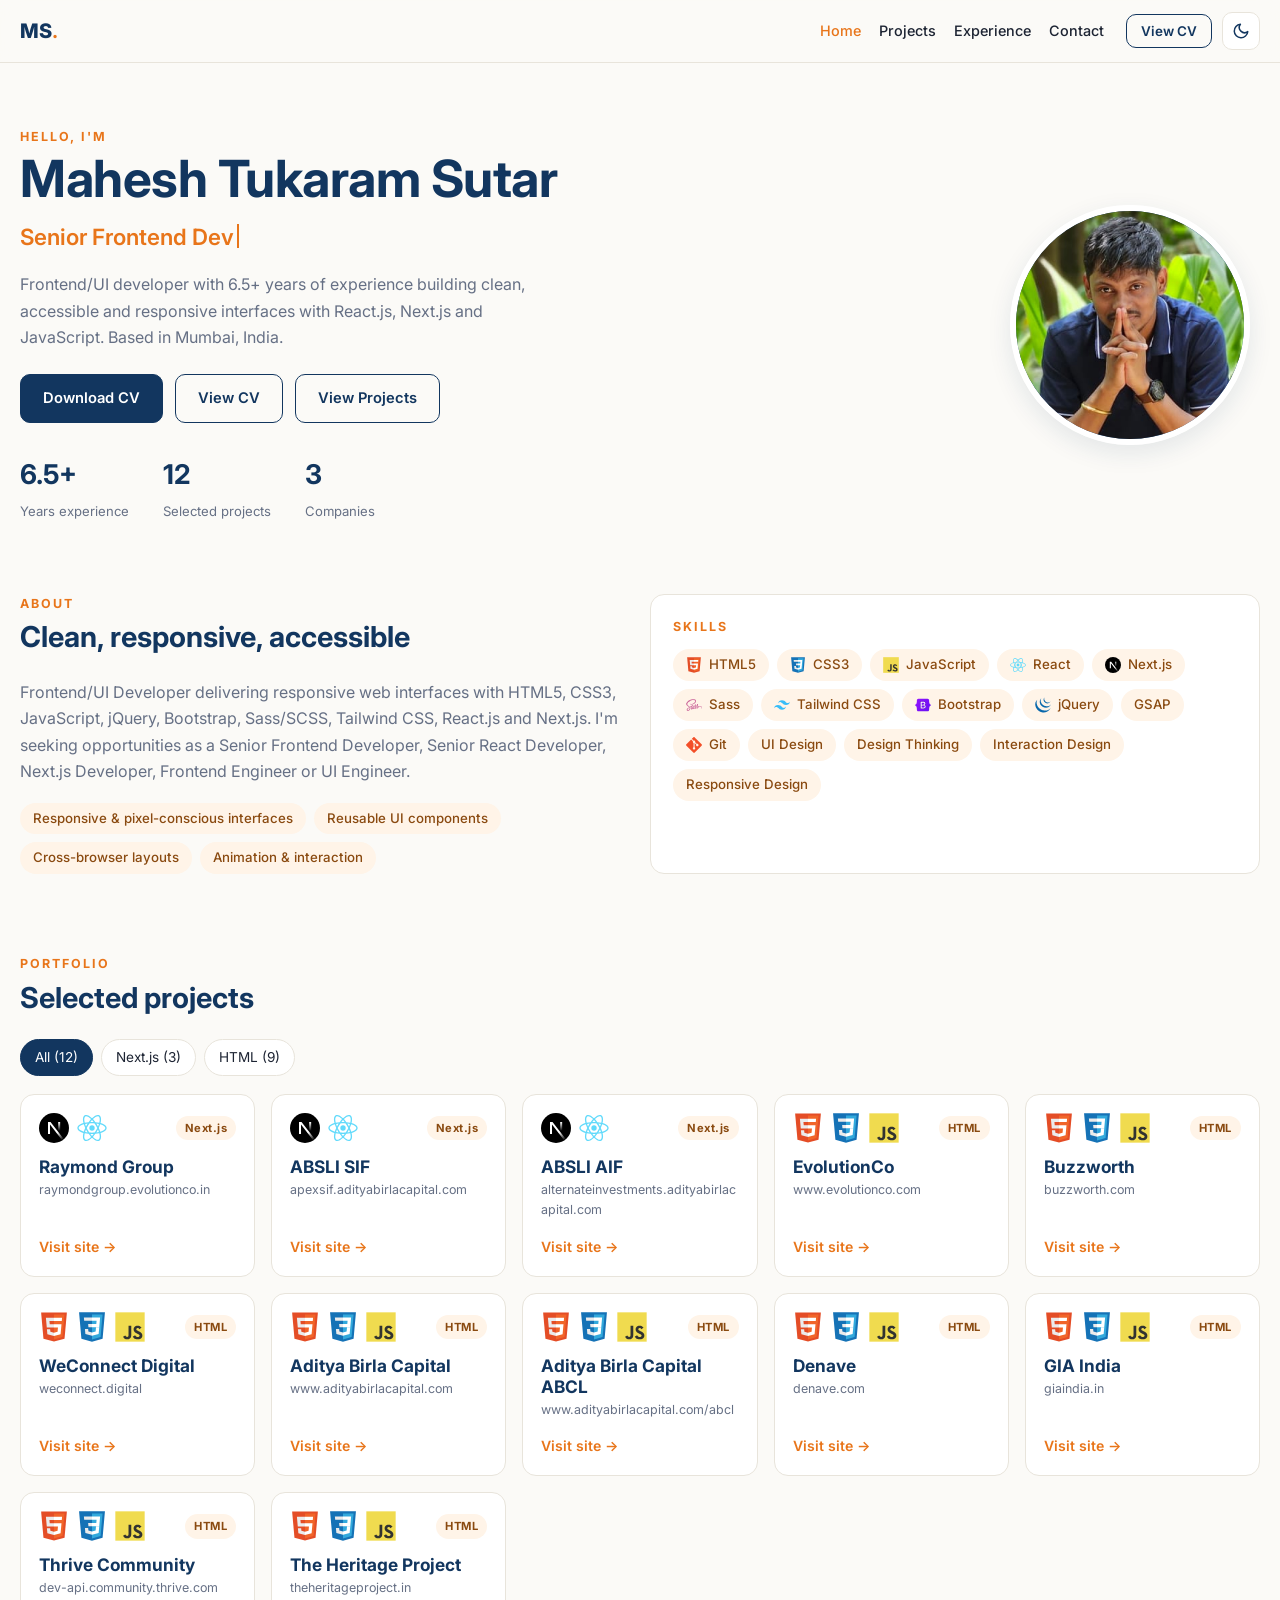
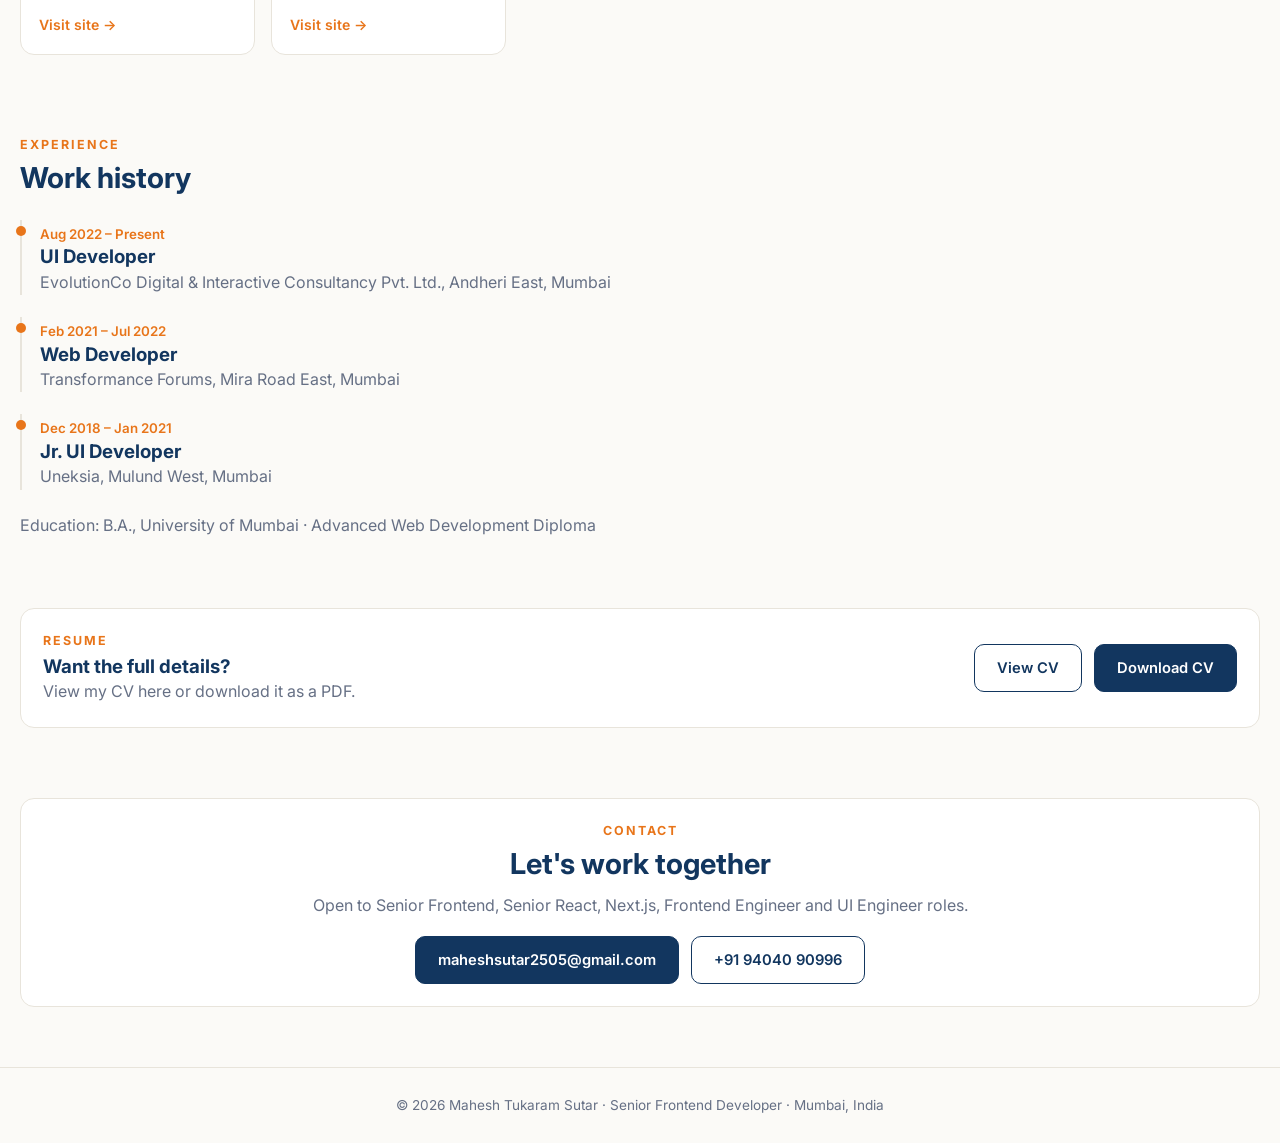
<file: index.html>
<!DOCTYPE html>
<html lang="en">
  <head>
    <meta charset="UTF-8">
    <meta name="viewport" content="width=device-width, initial-scale=1">
    <title>Mahesh Tukaram Sutar | Senior Frontend Developer</title>
    <meta name="description"
      content="Portfolio of Mahesh Tukaram Sutar, Senior Frontend Developer (React.js, Next.js, JavaScript), Mumbai, India.">
    <script src="theme-init.js"></script>
    <link
      href="https://fonts.googleapis.com/css2?family=Inter:wght@400;500;600;800&family=Mukta:wght@400;600&display=swap"
      rel="stylesheet">
    <link rel="stylesheet" href="style.css">
  </head>
  <body data-page="home">
    <!-- <div id="site-nav"></div> -->
    <nav class="site-nav">
      <div class="wrap bar">
        <a class="logo" href="index.html">MS<b>.</b></a>
        <div class="nav-right">
          <div class="menu" id="menu">
            <ul class="main">
              <li><a href="index.html" class="active"
                  aria-current="page">Home</a></li>
              <li><a href="index.html#projects">Projects</a></li>
              <li><a href="index.html#experience">Experience</a></li>
              <li><a href="index.html#contact">Contact</a></li>
            </ul>
            <!-- <ul class="more">
              <li><a href="blog.html">Daily Thoughts</a></li>
              <li><a href="poems.html">Poems</a></li>
              <li><a href="practice.html">React Lab</a></li>
            </ul> -->
            <div class="actions">
              <button class="btn sm" type="button" commandfor="cvDialog"
                command="show-modal">View CV</button>
            </div>
          </div>

          <button class="icon-btn" id="themeBtn" type="button"
            aria-label="Toggle theme" title="Toggle theme">
            <svg viewBox="0 0 24 24" width="18" height="18" fill="none"
              stroke="currentColor" stroke-width="2" stroke-linecap="round"
              stroke-linejoin="round"><path
                d="M21 12.8A9 9 0 1 1 11.2 3a7 7 0 0 0 9.8 9.8z" /></svg>
          </button>

          <button class="icon-btn burger" id="burger" type="button"
            aria-label="Open menu" aria-expanded="false">
            <svg viewBox="0 0 24 24" width="20" height="20" fill="none"
              stroke="currentColor" stroke-width="2"
              stroke-linecap="round"><path d="M4 6h16M4 12h16M4 18h16" /></svg>
          </button>
        </div>
      </div>
    </nav>

    <header class="hero" id="home">
      <div class="wrap">
        <div class="fade">
          <div class="eyebrow">Hello, I'm</div>
          <h1>Mahesh Tukaram Sutar</h1>
          <div class="role"><span id="role"></span><span
              class="caret"></span></div>
          <p class="lead">Frontend/UI developer with 6.5+ years of experience
            building clean, accessible and responsive interfaces with React.js,
            Next.js and JavaScript. Based in Mumbai, India.</p>
          <div class="btns">
            <a class="btn primary" href="cv/Mahesh_Sutar_Resume.pdf"
              download="Mahesh_Sutar_Resume.pdf">Download CV</a>
            <button class="btn" type="button" data-cv-open>View CV</button>
            <a class="btn" href="#projects">View Projects</a>
          </div>
          <div class="stats">
            <div class="stat"><b>6.5+</b><span>Years experience</span></div>
            <div class="stat"><b id="projCount">12</b><span>Selected
                projects</span></div>
            <div class="stat"><b>3</b><span>Companies</span></div>
          </div>
        </div>
        <!-- Save your photo in this folder as photo.jpg. Until then, initials are shown. -->
        <div class="avatar fade"><span>MS</span><img src="photo.jpg"
            alt="Mahesh Tukaram Sutar" onerror="this.remove()"></div>
      </div>
    </header>

    <section id="about" style="padding-top:40px">
      <div class="wrap grid2">
        <div>
          <div class="eyebrow">About</div>
          <h2>Clean, responsive, accessible</h2>
          <p class="muted">Frontend/UI Developer delivering responsive web
            interfaces with HTML5, CSS3, JavaScript, jQuery, Bootstrap,
            Sass/SCSS, Tailwind CSS, React.js and Next.js. I'm seeking
            opportunities as a Senior Frontend Developer, Senior React
            Developer, Next.js Developer, Frontend Engineer or UI Engineer.</p>
          <div class="chips" style="margin-top:18px">
            <span class="chip">Responsive &amp; pixel-conscious
              interfaces</span>
            <span class="chip">Reusable UI components</span>
            <span class="chip">Cross-browser layouts</span>
            <span class="chip">Animation &amp; interaction</span>
          </div>
        </div>
        <div class="card">
          <div class="eyebrow">Skills</div>
          <div class="chips" id="skills" style="margin-top:12px"></div>
        </div>
      </div>
    </section>

    <section id="projects" style="padding-top:20px">
      <div class="wrap">
        <div class="eyebrow">Portfolio</div><h2>Selected projects</h2>
        <div class="filters" id="filters" role="group"
          aria-label="Filter projects"></div>
        <div class="projects" id="projects-grid"></div>
      </div>
    </section>

    <section id="experience" style="padding-top:20px">
      <div class="wrap">
        <div class="eyebrow">Experience</div><h2>Work history</h2>
        <div class="job"><small>Aug 2022 &ndash; Present</small><h3>UI
            Developer</h3><p class="muted">EvolutionCo Digital &amp; Interactive
            Consultancy Pvt. Ltd., Andheri East, Mumbai</p></div>
        <div class="job"><small>Feb 2021 &ndash; Jul 2022</small><h3>Web
            Developer</h3><p class="muted">Transformance Forums, Mira Road East,
            Mumbai</p></div>
        <div class="job"><small>Dec 2018 &ndash; Jan 2021</small><h3>Jr. UI
            Developer</h3><p class="muted">Uneksia, Mulund West,
            Mumbai</p></div>
        <p class="muted" style="margin-top:6px">Education: B.A., University of
          Mumbai &middot; Advanced Web Development Diploma</p>
      </div>
    </section>

    <section style="padding-top:10px">
      <div class="wrap">
        <div class="card cv-card">
          <div><div class="eyebrow">Resume</div><h3 style="margin-top:4px">Want
              the full details?</h3><p class="muted">View my CV here or download
              it as a PDF.</p></div>
          <div class="btns"><button class="btn" type="button" data-cv-open>View
              CV</button><a class="btn primary"
              href="cv/Mahesh_Sutar_Resume.pdf"
              download="Mahesh_Sutar_Resume.pdf">Download CV</a></div>
        </div>
      </div>
    </section>

    <section id="more" style="padding-top:30px;display:none">
      <div class="wrap">
        <div class="eyebrow">Beyond the code</div><h2>Thoughts, poems &amp;
          practice</h2>
        <div class="grid3">
          <a href="blog.html" class="card today link-card" id="din"></a>
          <a href="poems.html" class="card link-card" id="poem"></a>
          <a href="practice.html" class="card link-card">
            <span class="tag">React Lab</span>
            <h3>Practice components</h3>
            <p class="muted">Live React examples with source code, plus a
              playground to try your own.</p>
            <p style="margin-top:10px;color:var(--accent);font-weight:600">Open
              the lab &rarr;</p>
          </a>
        </div>
        <p style="margin-top:16px"><a href="blog.html" class="muted">Thought of
            the day: <b id="thoughtText" style="color:var(--head)"></b>
            &rarr;</a></p>
      </div>
    </section>

    <section id="contact" style="padding-top:10px">
      <div class="wrap">
        <div class="card" style="text-align:center">
          <div class="eyebrow">Contact</div><h2 style="margin-bottom:10px">Let's
            work together</h2>
          <p class="muted" style="margin-bottom:18px">Open to Senior Frontend,
            Senior React, Next.js, Frontend Engineer and UI Engineer roles.</p>
          <div class="btns" style="justify-content:center;margin-top:0">
            <a class="btn primary"
              href="mailto:maheshsutar2505@gmail.com">maheshsutar2505@gmail.com</a>
            <a class="btn" href="tel:+919404090996">+91 94040 90996</a>
          </div>
        </div>
      </div>
    </section>

    <footer>&copy; 2026 Mahesh Tukaram Sutar &middot; Senior Frontend Developer
      &middot; Mumbai, India</footer>

    <script src="data.js"></script>
    <script src="poems.js"></script>
    <script src="site.js"></script>
    <script>
  /* ---- role typing animation ---- */
  var roles = ["Senior Frontend Developer","Senior React Developer","Next.js Developer","Frontend Engineer","UI Engineer"];
  var roleEl = document.getElementById("role"), r = 0, c = 0, del = false;
  var reduce = window.matchMedia && matchMedia("(prefers-reduced-motion: reduce)").matches;
  (function tick(){
    var w = roles[r];
    if (reduce) { roleEl.textContent = w; r = (r + 1) % roles.length; return setTimeout(tick, 2200); }
    roleEl.textContent = w.slice(0, c);
    var d = del ? 35 : 80;
    if (!del && c === w.length) { del = true; d = 1500; }
    else if (del && c === 0) { del = false; r = (r + 1) % roles.length; d = 300; }
    c += del ? -1 : 1; setTimeout(tick, d);
  })();

  /* ---- technology icons (files live in /icons) ---- */
  var ICON = {
    "HTML5": "html5-original", "CSS3": "css3-original", "JavaScript": "javascript-original",
    "React": "react-original", "Next.js": "nextjs-original", "Sass": "sass-original",
    "Tailwind CSS": "tailwindcss-original", "Bootstrap": "bootstrap-original",
    "jQuery": "jquery-original", "Git": "git-original"
  };
  function icon(name, size) {
    var f = ICON[name]; if (!f) return "";
    var inv = name === "Next.js" ? " inv" : "";
    return '<img class="ti' + inv + '" src="icons/' + f + '.svg" alt="' + name + '" title="' + name + '" width="' + size + '" height="' + size + '">';
  }

  /* ---- skills ---- */
  var skills = ["HTML5","CSS3","JavaScript","React","Next.js","Sass","Tailwind CSS","Bootstrap","jQuery","GSAP","Git","UI Design","Design Thinking","Interaction Design","Responsive Design"];
  document.getElementById("skills").innerHTML = skills.map(function (s) {
    var ic = ICON[s] ? '<img src="icons/' + ICON[s] + '.svg" alt="" width="16" height="16"' + (s === "Next.js" ? ' class="inv"' : "") + ">" : "";
    return '<span class="chip">' + ic + s + "</span>";
  }).join("");

  /* ---- projects: edit this list to change what is shown. type: "next" or "html" ---- */
  var STACK = {
    next: { label: "Next.js", tech: ["Next.js", "React"] },
    html: { label: "HTML",    tech: ["HTML5", "CSS3", "JavaScript"] }
  };
  var projects = [
    { n: "Raymond Group",             u: "https://raymondgroup.evolutionco.in/",                  type: "next" },
    { n: "ABSLI SIF",                 u: "https://apexsif.adityabirlacapital.com/",               type: "next" },
    { n: "ABSLI AIF",                 u: "https://alternateinvestments.adityabirlacapital.com/",  type: "next" },
    { n: "EvolutionCo",               u: "https://www.evolutionco.com",                           type: "html" },
    { n: "Buzzworth",                 u: "https://buzzworth.com",                                 type: "html" },
    { n: "WeConnect Digital",         u: "https://weconnect.digital",                             type: "html" },
    { n: "Aditya Birla Capital",      u: "https://www.adityabirlacapital.com/",                   type: "html" },
    { n: "Aditya Birla Capital ABCL", u: "https://www.adityabirlacapital.com/abcl",               type: "html" },
    { n: "Denave",                    u: "http://denave.com",                                     type: "html" },
    { n: "GIA India",                 u: "http://giaindia.in",                                    type: "html" },
    { n: "Thrive Community",          u: "https://dev-api.community.thrive.com",                  type: "html" },
    { n: "The Heritage Project",      u: "https://theheritageproject.in",                         type: "html" }
  ];
  document.getElementById("projCount").textContent = projects.length;

  var grid = document.getElementById("projects-grid");
  grid.innerHTML = projects.map(function (p) {
    var s = STACK[p.type];
    return '<a class="proj" data-type="' + p.type + '" href="' + p.u + '" target="_blank" rel="noopener">' +
      '<div class="proj-top"><div class="tech">' + s.tech.map(function (t) { return icon(t, 30); }).join("") + '</div><span class="badge">' + s.label + "</span></div>" +
      "<h3>" + p.n + '</h3><div class="url">' + p.u.replace(/^https?:\/\//, "").replace(/\/$/, "") + '</div><div class="go">Visit site &rarr;</div></a>';
  }).join("");

  var count = function (t) { return t === "all" ? projects.length : projects.filter(function (p) { return p.type === t; }).length; };
  var fWrap = document.getElementById("filters");
  fWrap.innerHTML = [["all","All"],["next","Next.js"],["html","HTML"]].map(function (f, i) {
    return '<button type="button" data-f="' + f[0] + '" class="' + (i === 0 ? "on" : "") + '">' + f[1] + " (" + count(f[0]) + ")</button>";
  }).join("");
  fWrap.addEventListener("click", function (e) {
    var b = e.target.closest("button"); if (!b) return;
    fWrap.querySelectorAll("button").forEach(function (x) { x.classList.toggle("on", x === b); });
    grid.querySelectorAll(".proj").forEach(function (card) {
      card.classList.toggle("hidden", b.dataset.f !== "all" && card.dataset.type !== b.dataset.f);
    });
  });

  /* ---- secondary cards ---- */
  document.getElementById("din").innerHTML = dinVisheshHTML() + '<p style="margin-top:10px;color:var(--accent);font-weight:600">Daily thoughts &amp; dinvishesh &rarr;</p>';
  var pd = poemOfTheDay();
  document.getElementById("poem").innerHTML = poemCard(pd, { tag: "Poem of the day" }).replace('<div class="verse', '<div style="max-height:9.5em;overflow:hidden" class="verse') + '<p style="margin-top:10px;color:var(--accent);font-weight:600">More poems &rarr;</p>';
  document.getElementById("thoughtText").textContent = thoughtOfTheDay();
</script>
  </body>
</html>
</file>
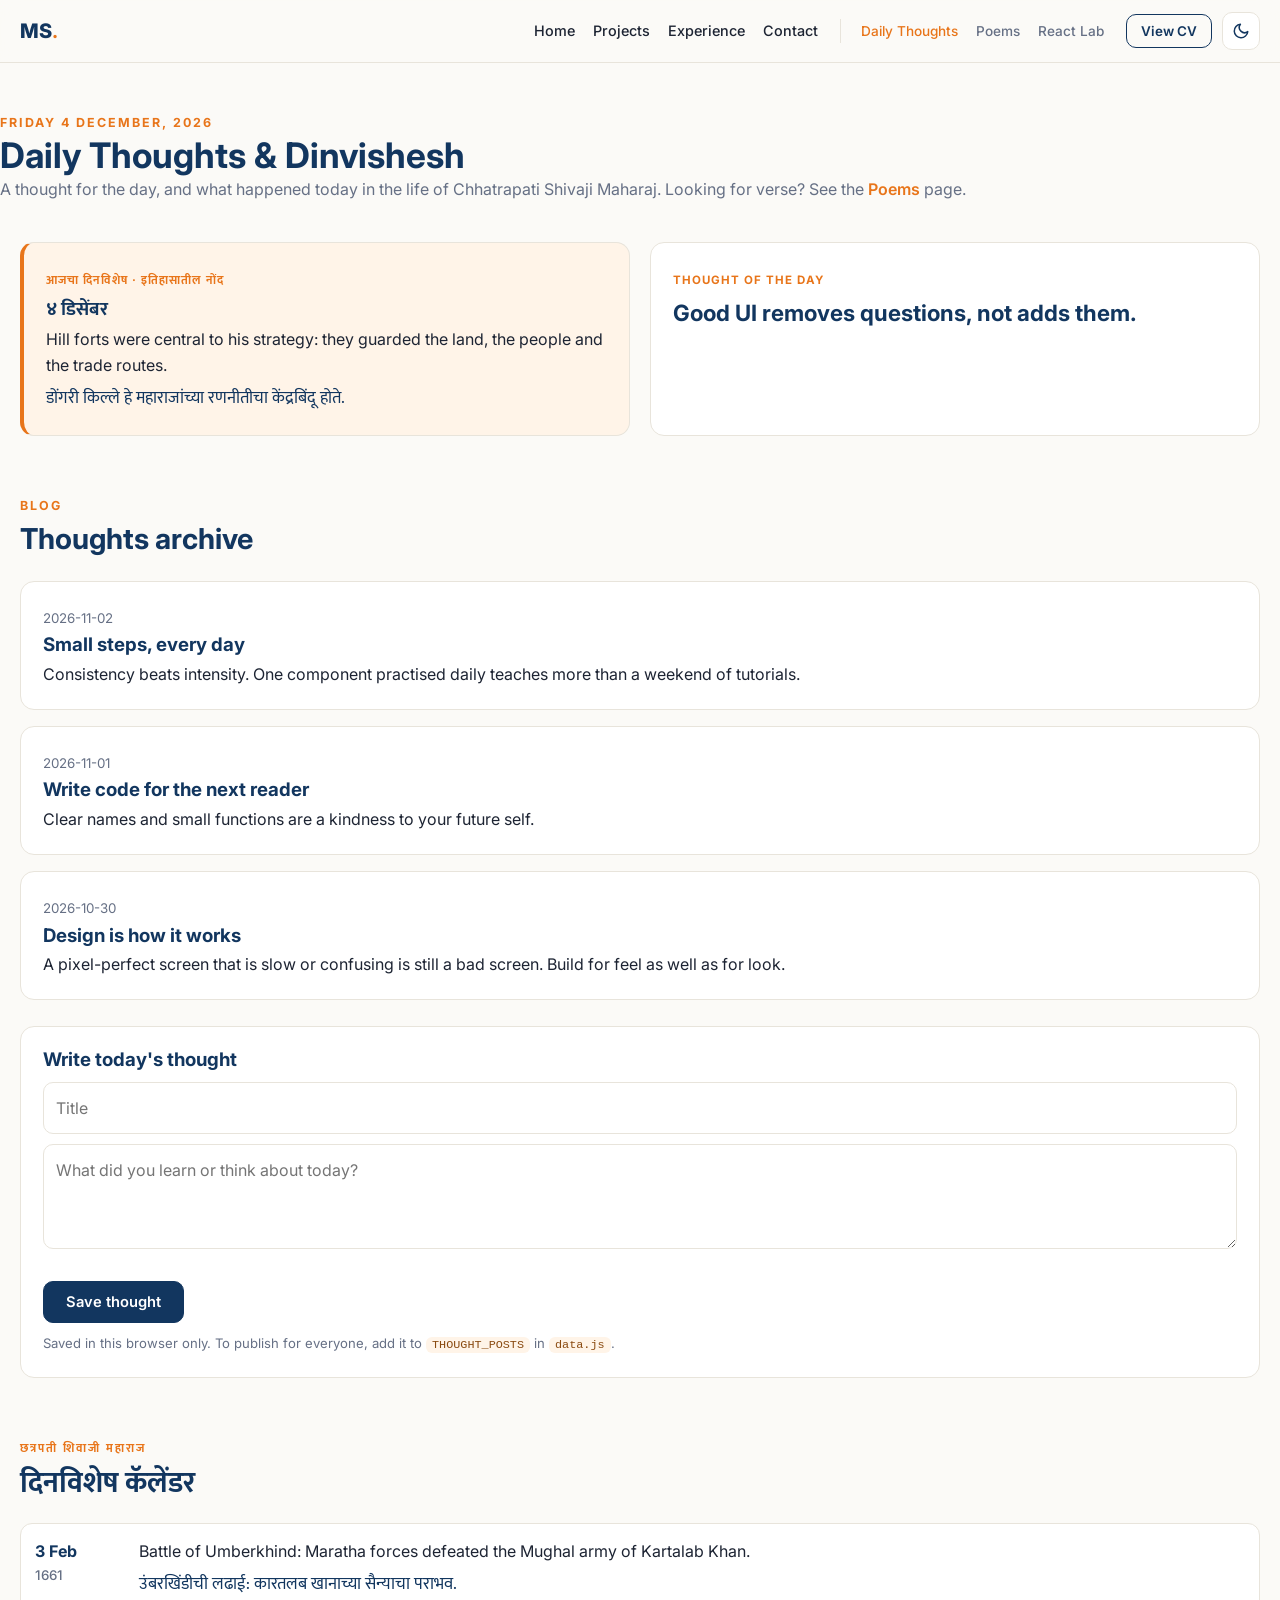
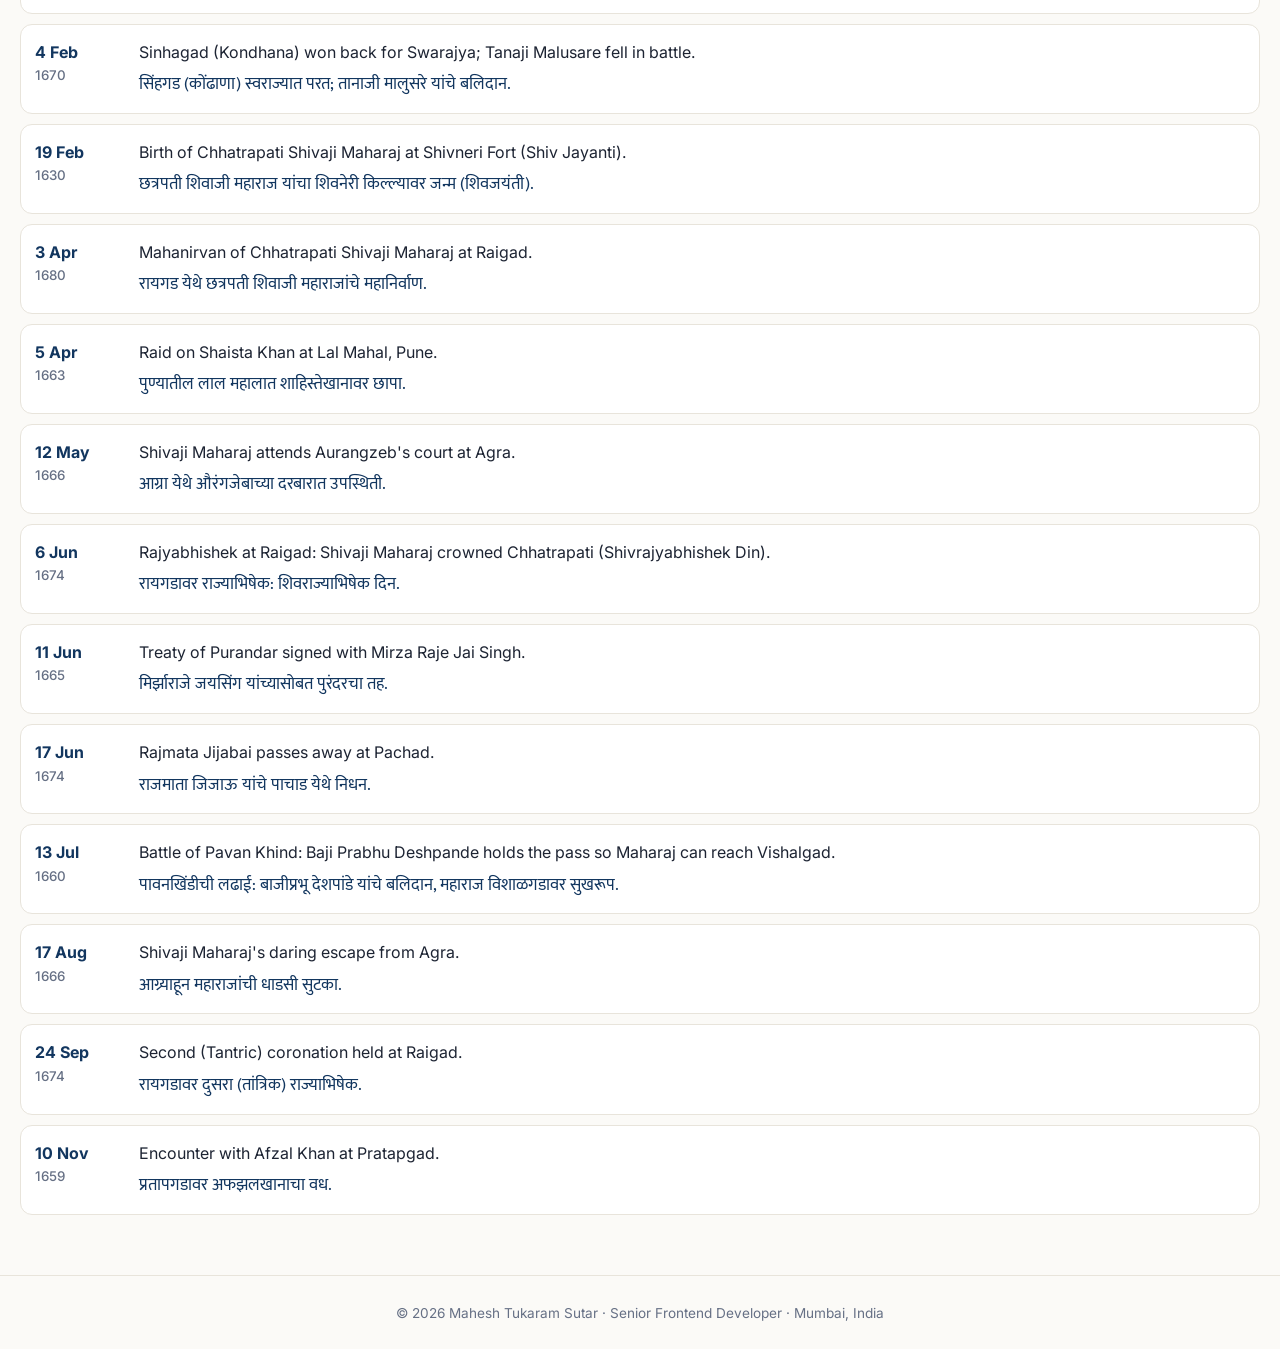
<file: blog.html>
<!DOCTYPE html>
<html lang="en">
<head>
<meta charset="UTF-8">
<meta name="viewport" content="width=device-width, initial-scale=1">
<title>Daily Thoughts &amp; Dinvishesh | Mahesh Sutar</title>
<script src="theme-init.js"></script>
<link href="https://fonts.googleapis.com/css2?family=Inter:wght@400;500;600;800&family=Mukta:wght@400;600&display=swap" rel="stylesheet">
<link rel="stylesheet" href="style.css">
</head>
<body data-page="blog">
<div id="site-nav"></div>

<div class="wrap page-head fade">
  <div class="eyebrow" id="todayDate"></div>
  <h1>Daily Thoughts &amp; Dinvishesh</h1>
  <p class="muted">A thought for the day, and what happened today in the life of Chhatrapati Shivaji Maharaj. Looking for verse? See the <a href="poems.html" style="color:var(--accent);font-weight:600">Poems</a> page.</p>
</div>

<section style="padding-top:30px">
  <div class="wrap grid2">
    <div class="card today" id="din"></div>
    <div class="card" id="thought"></div>
  </div>
</section>

<section style="padding-top:0">
  <div class="wrap">
    <div class="eyebrow">Blog</div><h2>Thoughts archive</h2>
    <div id="posts"></div>

    <div class="card" style="margin-top:26px">
      <h3 style="margin-bottom:10px">Write today's thought</h3>
      <input type="text" id="tTitle" placeholder="Title" style="margin-bottom:10px">
      <textarea id="tText" rows="3" placeholder="What did you learn or think about today?"></textarea>
      <div class="btns"><button class="btn primary" id="save" type="button">Save thought</button></div>
      <p class="muted" style="font-size:.82rem;margin-top:10px">Saved in this browser only. To publish for everyone, add it to <code>THOUGHT_POSTS</code> in <code>data.js</code>.</p>
    </div>
  </div>
</section>

<section style="padding-top:0">
  <div class="wrap">
    <div class="eyebrow">छत्रपती शिवाजी महाराज</div><h2>दिनविशेष कॅलेंडर</h2>
    <div class="events" id="events"></div>
  </div>
</section>

<div id="site-footer"></div>

<script src="data.js"></script>
<script src="site.js"></script>
<script>
  var t = todayInfo();
  document.getElementById("todayDate").textContent = t.d.toLocaleDateString("en-IN", { weekday:"long", day:"numeric", month:"long", year:"numeric" });
  document.getElementById("din").innerHTML = dinVisheshHTML();
  document.getElementById("thought").innerHTML = '<span class="tag">Thought of the day</span><h3 style="margin-top:8px;font-size:1.4rem">' + esc(thoughtOfTheDay()) + "</h3>";

  var KEY = "ms_thoughts";
  function load() { try { return JSON.parse(localStorage.getItem(KEY)) || []; } catch (e) { return []; } }
  function renderPosts() {
    var mine = load().map(function (p) { return Object.assign({}, p, { mine: true }); });
    var all = THOUGHT_POSTS.filter(function (p) { return p.date <= t.iso; }).concat(mine).sort(function (a, b) { return b.date.localeCompare(a.date); });
    document.getElementById("posts").innerHTML = all.map(function (p) {
      return '<article class="card post"><small>' + esc(p.date) + (p.mine ? " &middot; saved in this browser" : "") + "</small><h3>" + esc(p.title) + "</h3><p>" + esc(p.text) + "</p></article>";
    }).join("") || "<p class='muted'>No posts yet.</p>";
  }
  renderPosts();
  document.getElementById("save").onclick = function () {
    var title = document.getElementById("tTitle").value.trim(), text = document.getElementById("tText").value.trim();
    if (!title || !text) return alert("Please add a title and a thought.");
    var list = load(); list.push({ date: t.iso, title: title, text: text });
    try { localStorage.setItem(KEY, JSON.stringify(list)); } catch (e) {}
    document.getElementById("tTitle").value = ""; document.getElementById("tText").value = ""; renderPosts();
  };

  var months = ["Jan","Feb","Mar","Apr","May","Jun","Jul","Aug","Sep","Oct","Nov","Dec"];
  document.getElementById("events").innerHTML = Object.keys(SHIVAJI_EVENTS).sort().map(function (k) {
    var e = SHIVAJI_EVENTS[k], m = +k.split("-")[0], d = +k.split("-")[1];
    return '<div class="ev ' + (k === t.key ? "now" : "") + '"><div class="d">' + d + " " + months[m - 1] + "<small>" + e.year + "</small></div><div><p>" + esc(e.en) + '</p><p class="mr">' + esc(e.mr) + "</p></div></div>";
  }).join("");
</script>
</body>
</html>
</file>
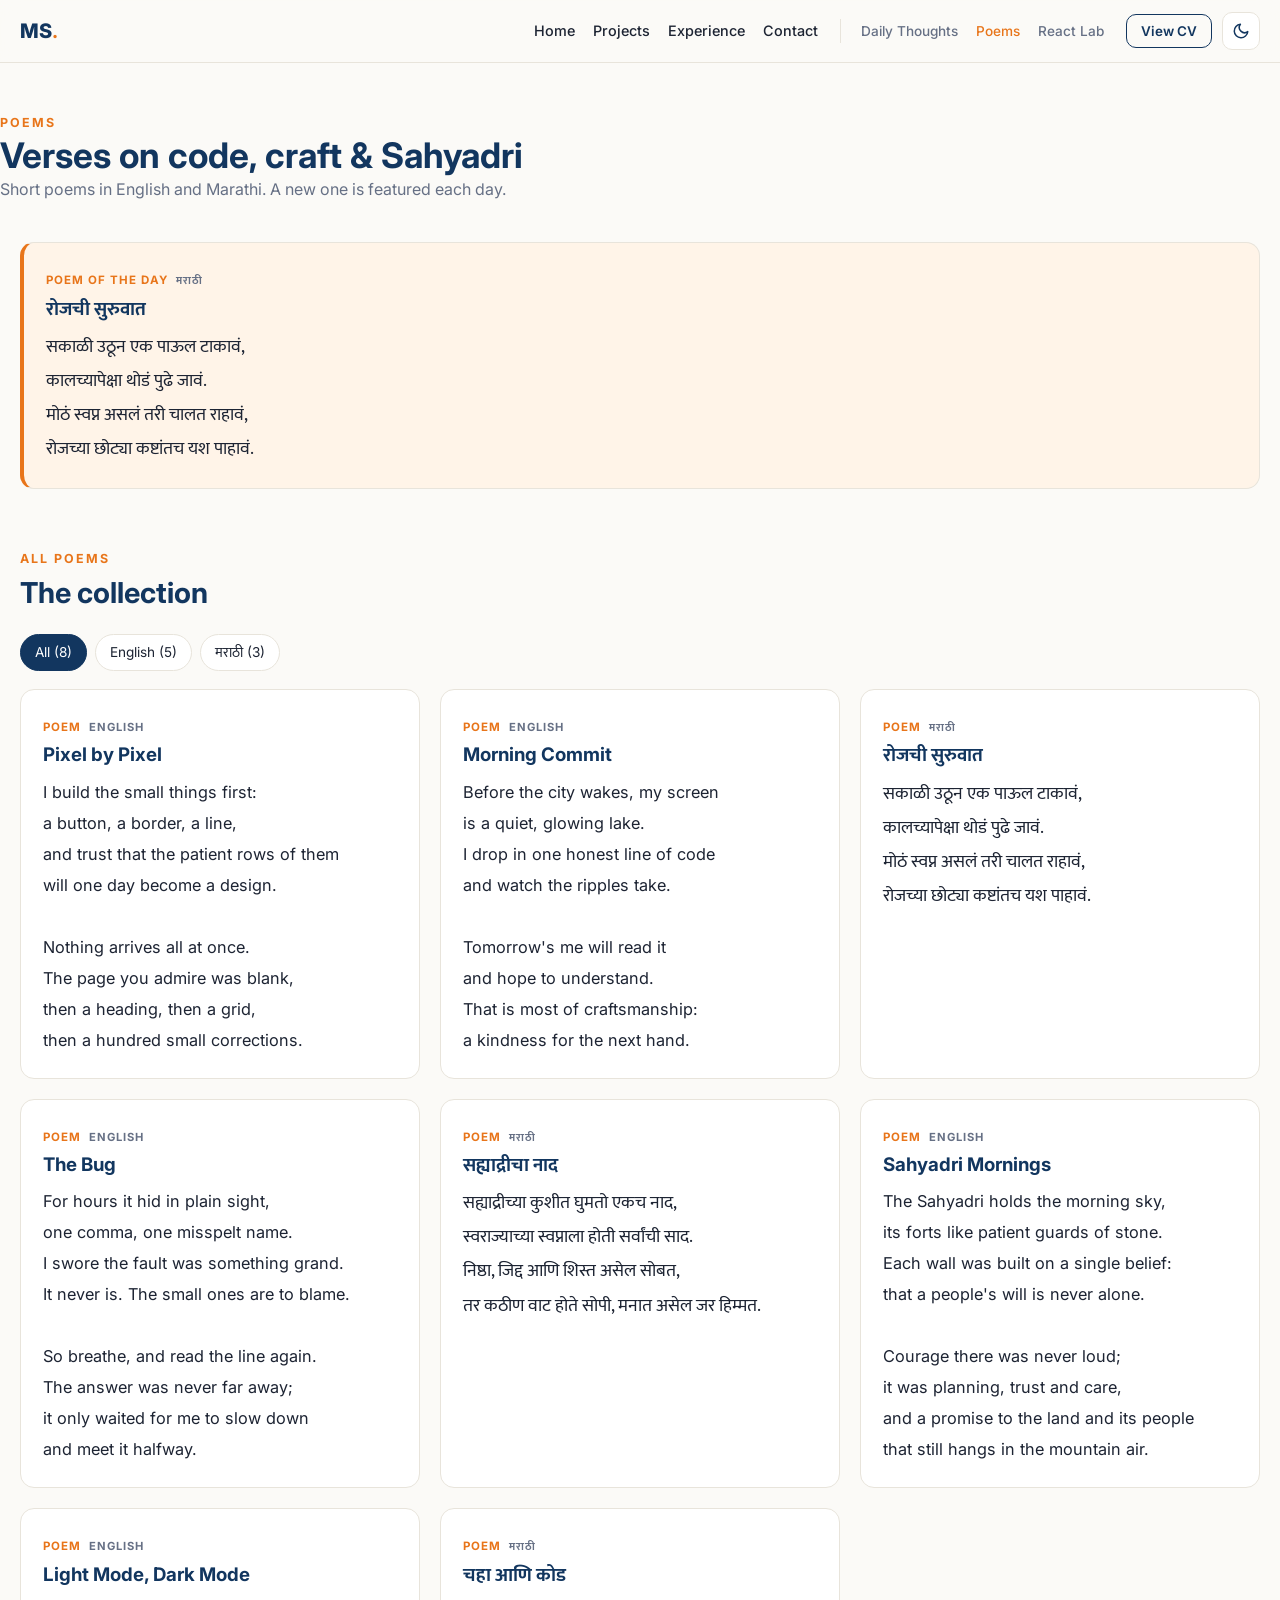
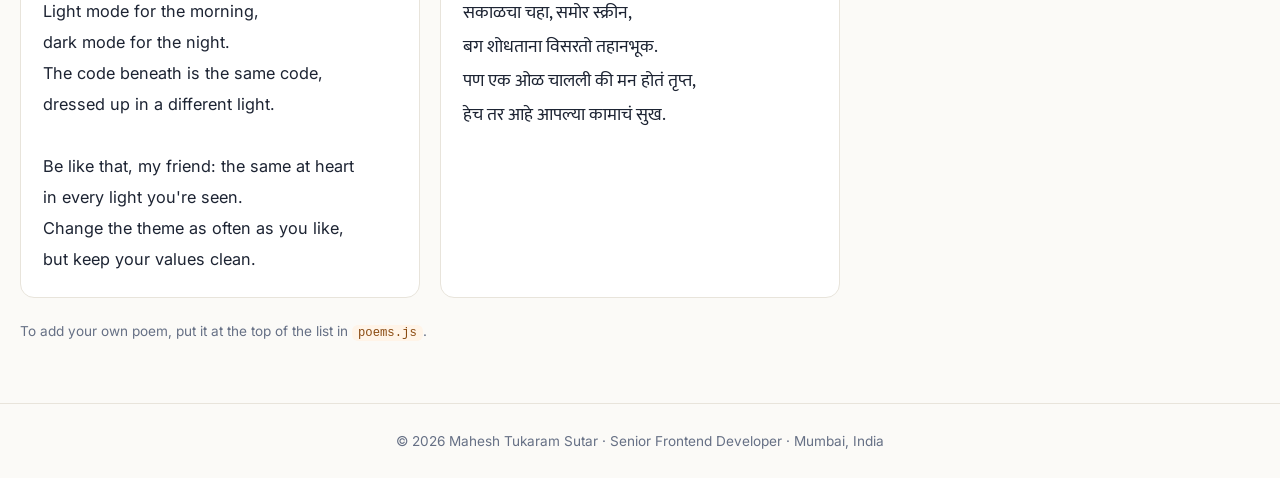
<file: poems.html>
<!DOCTYPE html>
<html lang="en">
<head>
<meta charset="UTF-8">
<meta name="viewport" content="width=device-width, initial-scale=1">
<title>Poems | Mahesh Sutar</title>
<script src="theme-init.js"></script>
<link href="https://fonts.googleapis.com/css2?family=Inter:wght@400;500;600;800&family=Mukta:wght@400;600&display=swap" rel="stylesheet">
<link rel="stylesheet" href="style.css">
</head>
<body data-page="poems">
<div id="site-nav"></div>

<div class="wrap page-head fade">
  <div class="eyebrow">Poems</div>
  <h1>Verses on code, craft &amp; Sahyadri</h1>
  <p class="muted">Short poems in English and Marathi. A new one is featured each day.</p>
</div>

<section style="padding-top:30px">
  <div class="wrap"><div class="card today poem" id="today"></div></div>
</section>

<section style="padding-top:0">
  <div class="wrap">
    <div class="eyebrow">All poems</div><h2>The collection</h2>
    <div class="filters" id="filters" role="group" aria-label="Filter poems"></div>
    <div class="poem-grid" id="list"></div>
    <p class="muted" style="font-size:.85rem;margin-top:22px">To add your own poem, put it at the top of the list in <code>poems.js</code>.</p>
  </div>
</section>

<div id="site-footer"></div>

<script src="poems.js"></script>
<script src="site.js"></script>
<script>
  document.getElementById("today").innerHTML = poemCard(poemOfTheDay(), { tag: "Poem of the day" });

  var list = document.getElementById("list");
  list.innerHTML = POEMS.map(function (p) { return '<article class="card poem" data-lang="' + p.lang + '">' + poemCard(p) + "</article>"; }).join("");

  var n = function (l) { return l === "all" ? POEMS.length : POEMS.filter(function (p) { return p.lang === l; }).length; };
  var f = document.getElementById("filters");
  f.innerHTML = [["all","All"],["en","English"],["mr","मराठी"]].map(function (x, i) {
    return '<button type="button" data-f="' + x[0] + '" class="' + (i === 0 ? "on" : "") + '">' + x[1] + " (" + n(x[0]) + ")</button>";
  }).join("");
  f.addEventListener("click", function (e) {
    var b = e.target.closest("button"); if (!b) return;
    f.querySelectorAll("button").forEach(function (x) { x.classList.toggle("on", x === b); });
    list.querySelectorAll(".poem").forEach(function (c) { c.classList.toggle("hidden", b.dataset.f !== "all" && c.dataset.lang !== b.dataset.f); });
  });
</script>
</body>
</html>
</file>
<file: style.css>
:root {
    --bg: #fbfaf7;
    --surface: #ffffff;
    --soft: #fff4e8;
    --line: #e8e4db;
    --text: #1d2433;
    --muted: #667085;
    --head: #12365f;
    --accent: #e8751a;
    --btn-bg: #12365f;
    --btn-fg: #ffffff;
    --chip-bg: #fff4e8;
    --chip-fg: #8a4a10;
    --code-bg: #14233b;
    --preview-bg: #fcfcfa;
    --shadow: 0 8px 24px rgba(18, 54, 95, 0.1);
    color-scheme: light;
}
:root[data-theme="dark"] {
    --bg: #0d1523;
    --surface: #142034;
    --soft: #1b2a42;
    --line: #263653;
    --text: #e6ecf8;
    --muted: #9aa9c3;
    --head: #eaf1ff;
    --accent: #ff9440;
    --btn-bg: #ff9440;
    --btn-fg: #1a1205;
    --chip-bg: #1f2e47;
    --chip-fg: #ffc999;
    --code-bg: #0a1220;
    --preview-bg: #101b2e;
    --shadow: 0 8px 24px rgba(0, 0, 0, 0.35);
    color-scheme: dark;
}
[data-theme="dark"] .inv {
    filter: invert(1);
}
* {
    box-sizing: border-box;
    margin: 0;
    padding: 0;
}
html {
    scroll-behavior: smooth;
    scroll-padding-top: 76px;
}
body {
    font-family: Inter, Mukta, system-ui, sans-serif;
    background: var(--bg);
    color: var(--text);
    line-height: 1.65;
    transition:
        background 0.25s,
        color 0.25s;
}
a {
    color: inherit;
    text-decoration: none;
}
h1,
h2,
h3 {
    line-height: 1.2;
    color: var(--head);
}
code {
    background: var(--chip-bg);
    color: var(--chip-fg);
    padding: 1px 6px;
    border-radius: 6px;
    font-size: 0.9em;
}
.wrap {
    max-width: 1280px;
    margin: 0 auto;
    padding: 0 20px;
}
.muted {
    color: var(--muted);
}
.eyebrow {
    color: var(--accent);
    font-weight: 700;
    font-size: 0.78rem;
    letter-spacing: 2px;
    text-transform: uppercase;
}
h2 {
    font-size: 1.8rem;
    margin: 6px 0 24px;
}
section {
    padding: 60px 0;
}
.site-nav {
    position: sticky;
    top: 0;
    z-index: 30;
    background: color-mix(in srgb, var(--bg) 90%, transparent);
    backdrop-filter: blur(10px);
    border-bottom: 1px solid var(--line);
}
.site-nav .bar {
    display: flex;
    align-items: center;
    justify-content: space-between;
    height: 62px;
    gap: 16px;
}
.logo {
    font-weight: 800;
    font-size: 1.25rem;
    color: var(--head);
}
.logo b {
    color: var(--accent);
}
.menu {
    display: flex;
    align-items: center;
    gap: 22px;
    font-size: 0.9rem;
    font-weight: 500;
}
.menu ul {
    display: flex;
    gap: 18px;
    list-style: none;
    align-items: center;
}
.menu .main a {
    color: var(--text);
}
.menu .more {
    padding-left: 20px;
    border-left: 1px solid var(--line);
}
.menu .more a {
    color: var(--muted);
    font-size: 0.85rem;
}
.menu a:hover,
.menu a.active {
    color: var(--accent);
}
.actions {
    display: flex;
    align-items: center;
    gap: 10px;
}
.icon-btn {
    width: 38px;
    height: 38px;
    border-radius: 10px;
    border: 1px solid var(--line);
    background: var(--surface);
    color: var(--head);
    cursor: pointer;
    display: grid;
    place-items: center;
    transition: 0.2s;
}
.icon-btn:hover {
    border-color: var(--accent);
    color: var(--accent);
}
.burger {
    display: none;
}
@media (max-width: 940px) {
    .burger {
        display: grid;
    }
    .menu {
        position: absolute;
        left: 0;
        right: 0;
        top: 62px;
        background: var(--bg);
        border-bottom: 1px solid var(--line);
        flex-direction: column;
        align-items: flex-start;
        padding: 16px 20px 20px;
        gap: 14px;
        display: none;
    }
    .menu.open {
        display: flex;
    }
    .menu ul {
        flex-direction: column;
        align-items: flex-start;
        gap: 10px;
    }
    .menu .more {
        padding-left: 0;
        border-left: 0;
        border-top: 1px solid var(--line);
        padding-top: 12px;
        width: 100%;
    }
    .site-nav .bar {
        position: relative;
    }
    .nav-right {
        display: flex;
        gap: 8px;
        align-items: center;
    }
}
@media (min-width: 941px) {
    .nav-right {
        display: flex;
        gap:10px;
    }
}
.btns {
    display: flex;
    gap: 12px;
    margin-top: 24px;
    flex-wrap: wrap;
}
.btn {
    display: inline-flex;
    align-items: center;
    gap: 8px;
    padding: 11px 22px;
    border-radius: 10px;
    font-weight: 600;
    font-size: 0.92rem;
    border: 1.5px solid var(--head);
    color: var(--head);
    transition: 0.2s;
    cursor: pointer;
    background: none;
    font-family: inherit;
}
.btn.primary {
    background: var(--btn-bg);
    border-color: var(--btn-bg);
    color: var(--btn-fg);
}
.btn.sm {
    padding: 8px 14px;
    font-size: 0.84rem;
}
.btn:hover {
    transform: translateY(-2px);
    box-shadow: var(--shadow);
}
.hero {
    padding: 64px 0 30px;
}
.hero .wrap {
    display: grid;
    grid-template-columns: 1fr 260px;
    gap: 40px;
    align-items: center;
}
.hero h1 {
    font-size: clamp(2rem, 5vw, 3.2rem);
    letter-spacing: -0.5px;
}
.role {
    font-size: 1.4rem;
    font-weight: 600;
    margin: 10px 0 14px;
    min-height: 1.7em;
    color: var(--head);
}
.role #role {
    color: var(--accent);
}
.caret {
    display: inline-block;
    width: 2px;
    height: 1.1em;
    background: var(--accent);
    margin-left: 3px;
    vertical-align: -0.15em;
    animation: blink 1s steps(1) infinite;
}
@keyframes blink {
    50% {
        opacity: 0;
    }
}
.hero p.lead {
    color: var(--muted);
    max-width: 540px;
}
.stats {
    display: flex;
    gap: 34px;
    margin-top: 30px;
    flex-wrap: wrap;
}
.stat b {
    display: block;
    font-size: 1.7rem;
    color: var(--head);
}
.stat span {
    font-size: 0.82rem;
    color: var(--muted);
}
.avatar {
    position: relative;
    width: 240px;
    height: 240px;
    border-radius: 50%;
    background: linear-gradient(135deg, #12365f, #2a5d96);
    display: grid;
    place-items: center;
    color: #fff;
    font-size: 4rem;
    font-weight: 800;
    border: 6px solid var(--surface);
    box-shadow: var(--shadow);
    overflow: hidden;
    justify-self: center;
}
.avatar img {
    position: absolute;
    inset: 0;
    width: 100%;
    height: 100%;
    object-fit: cover;
}
@media (max-width: 760px) {
    .hero .wrap {
        grid-template-columns: 1fr;
        text-align: center;
    }
    .hero p.lead {
        margin: auto;
    }
    .btns,
    .stats {
        justify-content: center;
    }
    .avatar {
        order: -1;
        width: 180px;
        height: 180px;
    }
}
.card {
    background: var(--surface);
    border: 1px solid var(--line);
    border-radius: 14px;
    padding: 22px;
}
.grid2 {
    display: grid;
    grid-template-columns: repeat(auto-fit, minmax(300px, 1fr));
    gap: 20px;
}
.grid3 {
    display: grid;
    grid-template-columns: repeat(auto-fit, minmax(250px, 1fr));
    gap: 18px;
}
.chips {
    display: flex;
    flex-wrap: wrap;
    gap: 8px;
}
.chip {
    display: inline-flex;
    align-items: center;
    gap: 7px;
    padding: 5px 13px;
    border-radius: 999px;
    background: var(--chip-bg);
    color: var(--chip-fg);
    font-size: 0.83rem;
    font-weight: 500;
}
.chip img {
    width: 16px;
    height: 16px;
}
.today {
    border-left: 4px solid var(--accent);
    background: var(--soft);
}
.today h3 {
    margin: 6px 0;
}
.tag {
    display: inline-block;
    font-size: 0.72rem;
    font-weight: 700;
    letter-spacing: 1px;
    text-transform: uppercase;
    color: var(--accent);
}
.mr {
    font-family: Mukta, Inter, sans-serif;
    font-size: 1.05rem;
    margin-top: 6px;
    color: var(--head);
}
.link-card {
    display: block;
    transition: 0.2s;
}
.link-card:hover {
    transform: translateY(-3px);
    border-color: var(--accent);
    box-shadow: var(--shadow);
}
.filters {
    display: flex;
    gap: 8px;
    margin-bottom: 18px;
    flex-wrap: wrap;
}
.filters button {
    border: 1px solid var(--line);
    background: var(--surface);
    color: var(--text);
    padding: 6px 14px;
    border-radius: 999px;
    cursor: pointer;
    font: inherit;
    font-size: 0.85rem;
}
.filters button.on {
    background: var(--btn-bg);
    border-color: var(--btn-bg);
    color: var(--btn-fg);
}
.projects {
    display: grid;
    grid-template-columns: repeat(auto-fill, minmax(230px, 1fr));
    gap: 16px;
}
.proj {
    display: flex;
    flex-direction: column;
    background: var(--surface);
    border: 1px solid var(--line);
    border-radius: 14px;
    padding: 18px;
    transition: 0.2s;
}
.proj:hover {
    border-color: var(--accent);
    transform: translateY(-4px);
    box-shadow: var(--shadow);
}
.proj-top {
    display: flex;
    justify-content: space-between;
    align-items: center;
    margin-bottom: 14px;
}
.tech {
    display: flex;
    gap: 8px;
}
.tech img {
    width: 30px;
    height: 30px;
}
.badge {
    font-size: 0.7rem;
    font-weight: 700;
    letter-spacing: 0.5px;
    padding: 3px 9px;
    border-radius: 999px;
    background: var(--chip-bg);
    color: var(--chip-fg);
}
.proj h3 {
    font-size: 1.08rem;
}
.proj .url {
    font-size: 0.78rem;
    color: var(--muted);
    word-break: break-all;
    margin-top: 2px;
}
.proj .go {
    margin-top: auto;
    padding-top: 14px;
    color: var(--accent);
    font-weight: 600;
    font-size: 0.88rem;
}
.hidden {
    display: none !important;
}
.job {
    padding-left: 18px;
    border-left: 2px solid var(--line);
    margin-bottom: 22px;
    position: relative;
}
.job::before {
    content: "";
    position: absolute;
    left: -6px;
    top: 6px;
    width: 10px;
    height: 10px;
    border-radius: 50%;
    background: var(--accent);
}
.job small {
    color: var(--accent);
    font-weight: 600;
}
.cv-card {
    display: flex;
    justify-content: space-between;
    align-items: center;
    gap: 20px;
    flex-wrap: wrap;
}
.cv-card .btns {
    margin-top: 0;
}
dialog#cvDialog {
    border: 1px solid var(--line);
    border-radius: 14px;
    background: var(--surface);
    color: var(--text);
    width: min(900px, 94vw);
    height: 90vh;
    padding: 0;
    margin: auto;
    overflow: hidden;
}
dialog#cvDialog::backdrop {
    background: rgb(5 10 20 / 0.6);
}
dialog#cvDialog[open] {
    display: flex;
    flex-direction: column;
}
.cv-head {
    display: flex;
    justify-content: space-between;
    align-items: center;
    gap: 10px;
    padding: 12px 16px;
    border-bottom: 1px solid var(--line);
    flex-wrap: wrap;
}
.cv-head .actions {
    gap: 8px;
}
dialog#cvDialog iframe {
    flex: 1;
    width: 100%;
    border: 0;
    background: #fff;
}
.cv-foot {
    font-size: 0.8rem;
    padding: 8px 16px;
    border-top: 1px solid var(--line);
    color: var(--muted);
}
.cv-foot a {
    color: var(--accent);
    font-weight: 600;
}
.page-head {
    padding: 50px 0 10px;
}
.page-head h1 {
    font-size: 2.2rem;
}
.post {
    margin-bottom: 16px;
}
.post small {
    color: var(--muted);
}
.post h3 {
    margin: 4px 0;
}
textarea,
input[type="text"] {
    width: 100%;
    border: 1px solid var(--line);
    border-radius: 10px;
    padding: 12px;
    font: inherit;
    background: var(--surface);
    color: var(--text);
}
textarea:focus,
input:focus {
    outline: 2px solid var(--accent);
    outline-offset: 1px;
}
.events {
    display: grid;
    gap: 10px;
}
.ev {
    display: grid;
    grid-template-columns: 90px 1fr;
    gap: 14px;
    background: var(--surface);
    border: 1px solid var(--line);
    border-radius: 12px;
    padding: 14px;
}
.ev.now {
    border-color: var(--accent);
    background: var(--soft);
}
.ev .d {
    font-weight: 700;
    color: var(--head);
}
.ev .d small {
    display: block;
    color: var(--muted);
    font-weight: 500;
}
.poem h3 {
    margin: 6px 0 10px;
}
.poem .verse {
    white-space: pre-line;
    font-size: 1.02rem;
    line-height: 1.9;
}
.poem .verse.mr-text {
    font-family: Mukta, Inter, sans-serif;
    font-size: 1.12rem;
}
.poem-grid {
    display: grid;
    grid-template-columns: repeat(auto-fit, minmax(300px, 1fr));
    gap: 20px;
}
.lang {
    font-size: 0.7rem;
    font-weight: 700;
    letter-spacing: 1px;
    text-transform: uppercase;
    color: var(--muted);
    margin-left: 8px;
}
.verse-preview {
    white-space: pre-line;
    color: var(--muted);
    font-size: 0.95rem;
    margin-top: 6px;
}
.tabs {
    display: flex;
    gap: 6px;
    margin-bottom: 12px;
    flex-wrap: wrap;
}
.tabs button {
    border: 1px solid var(--line);
    background: var(--surface);
    color: var(--text);
    padding: 5px 12px;
    border-radius: 8px;
    cursor: pointer;
    font: inherit;
    font-size: 0.82rem;
}
.tabs button.on {
    background: var(--btn-bg);
    color: var(--btn-fg);
    border-color: var(--btn-bg);
}
.preview {
    border: 1px dashed var(--line);
    border-radius: 10px;
    padding: 18px;
    background: var(--preview-bg);
    min-height: 90px;
}
.preview button,
.preview input {
    font: inherit;
    padding: 4px 10px;
    border-radius: 6px;
    border: 1px solid var(--line);
    background: var(--surface);
    color: var(--text);
}
pre {
    background: var(--code-bg);
    color: #e6edf8;
    padding: 14px;
    border-radius: 10px;
    overflow: auto;
    font-size: 0.8rem;
    line-height: 1.5;
    max-height: 320px;
}
pre.err {
    background: #fdecea;
    color: #b42318;
}
.card-top {
    display: flex;
    justify-content: space-between;
    align-items: flex-start;
    gap: 10px;
    margin-bottom: 10px;
}
.card-top label {
    font-size: 0.8rem;
    color: var(--muted);
    white-space: nowrap;
    cursor: pointer;
}
.editor {
    font-family: ui-monospace, Menlo, Consolas, monospace;
    font-size: 0.82rem;
    min-height: 280px;
    background: var(--code-bg) !important;
    color: #e6edf8 !important;
    border: none !important;
}
.split {
    display: grid;
    grid-template-columns: 1fr 1fr;
    gap: 16px;
}
@media (max-width: 760px) {
    .split {
        grid-template-columns: 1fr;
    }
}
footer {
    padding: 26px 0;
    text-align: center;
    color: var(--muted);
    font-size: 0.85rem;
    border-top: 1px solid var(--line);
}
.fade {
    animation: fade 0.6s ease both;
}
@keyframes fade {
    from {
        opacity: 0;
        transform: translateY(14px);
    }
    to {
        opacity: 1;
        transform: none;
    }
}
@media (prefers-reduced-motion: reduce) {
    * {
        animation: none !important;
        transition: none !important;
    }
}
</file>
